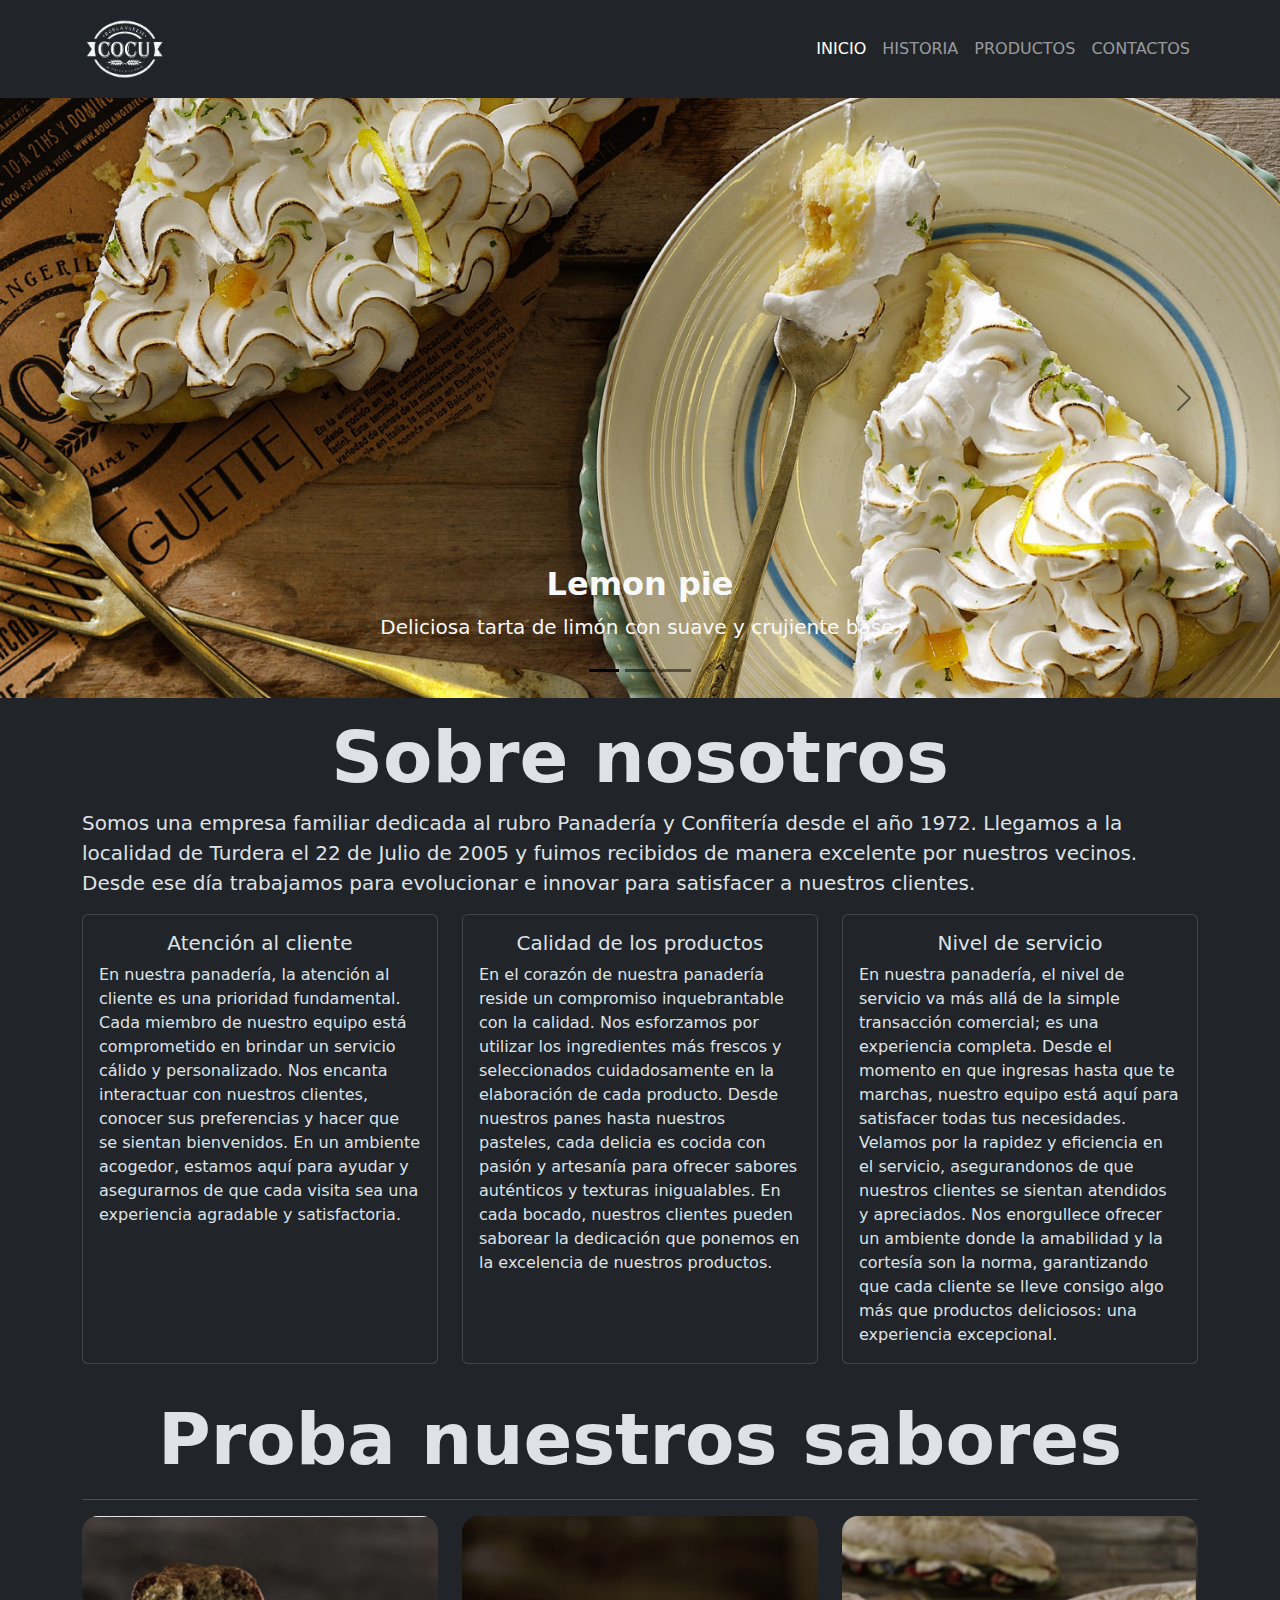
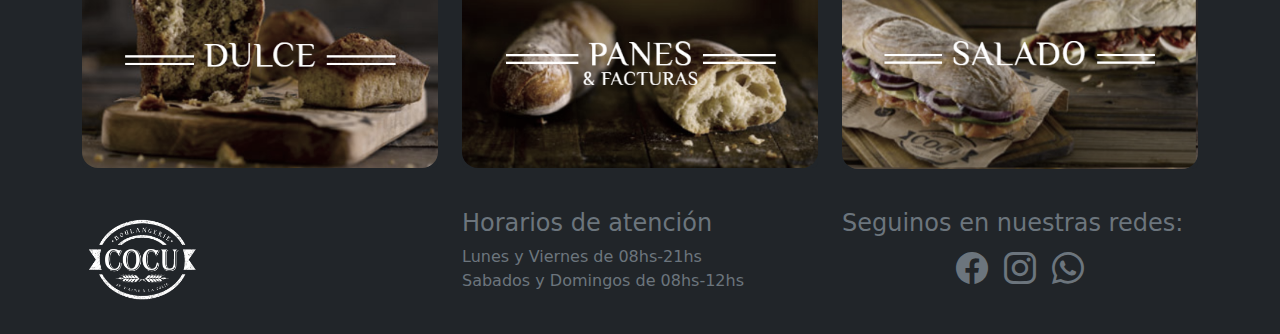
<file: index.html>
<!DOCTYPE html>
<html lang="en">
  <head>
    <meta charset="UTF-8" />
    <meta name="viewport" content="width=device-width, initial-scale=1.0" />
    <meta name="description" content="" />
    <meta name="keywords" content="" />
    <meta name="author" content="" />
    <link rel="stylesheet" href="./css/bootstrap.min.css" />
    <link
      rel="stylesheet"
      href="https://cdn.jsdelivr.net/npm/bootstrap-icons@1.11.1/font/bootstrap-icons.css"
    />
    <link rel="stylesheet" href="./css/style.css" />
    <title>Panaderia Cocu</title>
  </head>
  <body data-bs-theme="dark">
    <header>
      <nav class="navbar navbar-expand-lg bg-dark navbar-dark">
        <div class="container">
          <a class="navbar-brand" href="index.html">
            <img
              src="./img/cocu_logo-450.png"
              alt="Logo de panaderia Cocu"
              width="85px"
            />
          </a>
          <button
            class="navbar-toggler"
            type="button"
            data-bs-toggle="collapse"
            data-bs-target="#navbarSupportedContent"
            aria-controls="navbarSupportedContent"
            aria-expanded="false"
            aria-label="Toggle navigation"
          >
            <span class="navbar-toggler-icon"></span>
          </button>
          <div class="collapse navbar-collapse" id="navbarSupportedContent">
            <ul class="ms-auto navbar-nav mb-2 mb-lg-0">
              <li class="nav-item">
                <a
                  class="nav-link active"
                  aria-current="page"
                  href="./index.html"
                  >INICIO</a
                >
              </li>
              <li class="nav-item">
                <a class="nav-link" href="./pages/historia.html">HISTORIA</a>
              </li>
              <li class="nav-item">
                <a class="nav-link" href="./pages/productos.html">PRODUCTOS</a>
              </li>
              <li class="nav-item">
                <a class="nav-link" href="./pages/contactos.html">CONTACTOS</a>
              </li>
            </ul>
          </div>
        </div>
      </nav>
    </header>
    <main>
      <section>
        <div id="carouselProducts" class="carousel slide">
          <div class="carousel-indicators">
            <button
              type="button"
              data-bs-target="#carouselProducts"
              data-bs-slide-to="0"
              class="active"
              aria-current="true"
              aria-label="Slide 1"
            ></button>
            <button
              type="button"
              data-bs-target="#carouselProducts"
              data-bs-slide-to="1"
              aria-label="Slide 2"
            ></button>
            <button
              type="button"
              data-bs-target="#carouselProducts"
              data-bs-slide-to="2"
              aria-label="Slide 3"
            ></button>
          </div>
          <div class="carousel-inner">
            <div class="carousel-item active">
              <img
                src="./img/slider_201603_lemonpie.jpg"
                class="d-block w-100 carouselProductsImg object-fit-cover"
                alt="..."
              />
              <div class="carousel-caption d-none d-md-block text-light">
                <h5 class="fs-2 fw-semibold">Lemon pie</h5>
                <p class="lead">
                  Deliciosa tarta de limón con suave y crujiente base.
                </p>
              </div>
            </div>
            <div class="carousel-item">
              <img
                src="./img/slider_201603_painchoco.jpg"
                class="d-block w-100 carouselProductsImg object-fit-cover"
                alt="..."
              />
              <div class="carousel-caption d-none d-md-block text-light">
                <h5 class="fs-2 fw-semibold">Painchoco</h5>
                <p class="lead">
                  Exquisito pan relleno de chocolate y nueces crujientes.
                </p>
              </div>
            </div>
            <div class="carousel-item">
              <img
                src="./img/slider_201603_sandwich.jpg"
                class="d-block w-100 carouselProductsImg object-fit-cover"
                alt="..."
              />
              <div class="carousel-caption d-none d-md-block text-light">
                <h5 class="fs-2 fw-semibold">Sandwich</h5>
                <p class="lead">
                  Sabroso sándwich con jamón, lechuga, tomate y huevo.
                </p>
              </div>
            </div>
          </div>
          <button
            class="carousel-control-prev"
            type="button"
            data-bs-target="#carouselProducts"
            data-bs-slide="prev"
          >
            <span class="carousel-control-prev-icon" aria-hidden="true"></span>
            <span class="visually-hidden">Previous</span>
          </button>
          <button
            class="carousel-control-next"
            type="button"
            data-bs-target="#carouselProducts"
            data-bs-slide="next"
          >
            <span class="carousel-control-next-icon" aria-hidden="true"></span>
            <span class="visually-hidden">Next</span>
          </button>
        </div>
      </section>
      <section class="container my-3">
        <h1 class="display-2 fw-semibold text-center">Sobre nosotros</h1>
        <p class="lead">
          Somos una empresa familiar dedicada al rubro Panadería y Confitería
          desde el año 1972. Llegamos a la localidad de Turdera el 22 de Julio
          de 2005 y fuimos recibidos de manera excelente por nuestros vecinos.
          Desde ese día trabajamos para evolucionar e innovar para satisfacer a
          nuestros clientes.
        </p>
        <div class="row justify-content-center">
          <article class="col-md-6 col-lg-4 mb-3">
            <div class="card h-100">
              <div class="card-body">
                <h5 class="card-title text-center">Atención al cliente</h5>
                <p class="card-text">
                  En nuestra panadería, la atención al cliente es una prioridad
                  fundamental. Cada miembro de nuestro equipo está comprometido
                  en brindar un servicio cálido y personalizado. Nos encanta
                  interactuar con nuestros clientes, conocer sus preferencias y
                  hacer que se sientan bienvenidos. En un ambiente acogedor,
                  estamos aquí para ayudar y asegurarnos de que cada visita sea
                  una experiencia agradable y satisfactoria.
                </p>
              </div>
            </div>
          </article>
          <article class="col-md-6 col-lg-4 mb-3">
            <div class="card h-100">
              <div class="card-body">
                <h5 class="card-title text-center">Calidad de los productos</h5>
                <p class="card-text">
                  En el corazón de nuestra panadería reside un compromiso
                  inquebrantable con la calidad. Nos esforzamos por utilizar los
                  ingredientes más frescos y seleccionados cuidadosamente en la
                  elaboración de cada producto. Desde nuestros panes hasta
                  nuestros pasteles, cada delicia es cocida con pasión y
                  artesanía para ofrecer sabores auténticos y texturas
                  inigualables. En cada bocado, nuestros clientes pueden
                  saborear la dedicación que ponemos en la excelencia de
                  nuestros productos.
                </p>
              </div>
            </div>
          </article>
          <article class="col-md-6 col-lg-4 mb-3">
            <div class="card h-100">
              <div class="card-body">
                <h5 class="card-title text-center">Nivel de servicio</h5>
                <p class="card-text">
                  En nuestra panadería, el nivel de servicio va más allá de la
                  simple transacción comercial; es una experiencia completa.
                  Desde el momento en que ingresas hasta que te marchas, nuestro
                  equipo está aquí para satisfacer todas tus necesidades.
                  Velamos por la rapidez y eficiencia en el servicio,
                  asegurandonos de que nuestros clientes se sientan atendidos y
                  apreciados. Nos enorgullece ofrecer un ambiente donde la
                  amabilidad y la cortesía son la norma, garantizando que cada
                  cliente se lleve consigo algo más que productos deliciosos:
                  una experiencia excepcional.
                </p>
              </div>
            </div>
          </article>
        </div>
      </section>
      <section class="container">
        <h2
          class="display-2 fw-semibold text-center border-bottom border-1 pb-3 mb-3"
        >
          Proba nuestros sabores
        </h2>
        <div class="row">
          <article class="col-lg-4 mb-3">
            <div class="border-0 card">
              <img
                src="./img/dulce.png"
                class="card-img-top rounded-4 saboresImg"
                alt="..."
              />
            </div>
          </article>
          <article class="col-lg-4 mb-3">
            <div class="border-0 card">
              <img
                src="./img/panyfactura.png"
                class="card-img-top rounded-4 saboresImg"
                alt="..."
              />
            </div>
          </article>
          <article class="col-lg-4 mb-3">
            <div class="border-0 card">
              <img
                src="./img/salado.png"
                class="card-img-top rounded-4 saboresImg"
                alt="..."
              />
            </div>
          </article>
        </div>
      </section>
    </main>
    <footer class="bg-dark text-secondary py-4">
      <article class="container">
        <div class="row">
          <div class="col-lg-4 order-md-1 order-lg-0 text-center text-lg-start">
            <img
              src="./img/cocu_logo-450.png"
              alt="Logo panaderia Cocu"
              width="120px"
            />
          </div>
          <div class="col-md-6 col-lg-4">
            <h4>Horarios de atención</h4>
            <ul class="list-unstyled">
              <li>Lunes y Viernes de 08hs-21hs</li>
              <li>Sabados y Domingos de 08hs-12hs</li>
            </ul>
          </div>
          <div class="col-md-6 col-lg-4">
            <h4>Seguinos en nuestras redes:</h4>
            <div class="text-center">
              <a href="#" class="link-secondary"
                ><i class="bi fs-2 bi-facebook"></i></a
              ><a href="#" class="link-secondary mx-3"
                ><i class="bi fs-2 bi-instagram"></i></a
              ><a href="#" class="link-secondary"
                ><i class="bi fs-2 bi-whatsapp"></i
              ></a>
            </div>
          </div>
        </div>
      </article>
    </footer>
    <script src="./js/bootstrap.min.js"></script>
  </body>
</html>
</file>
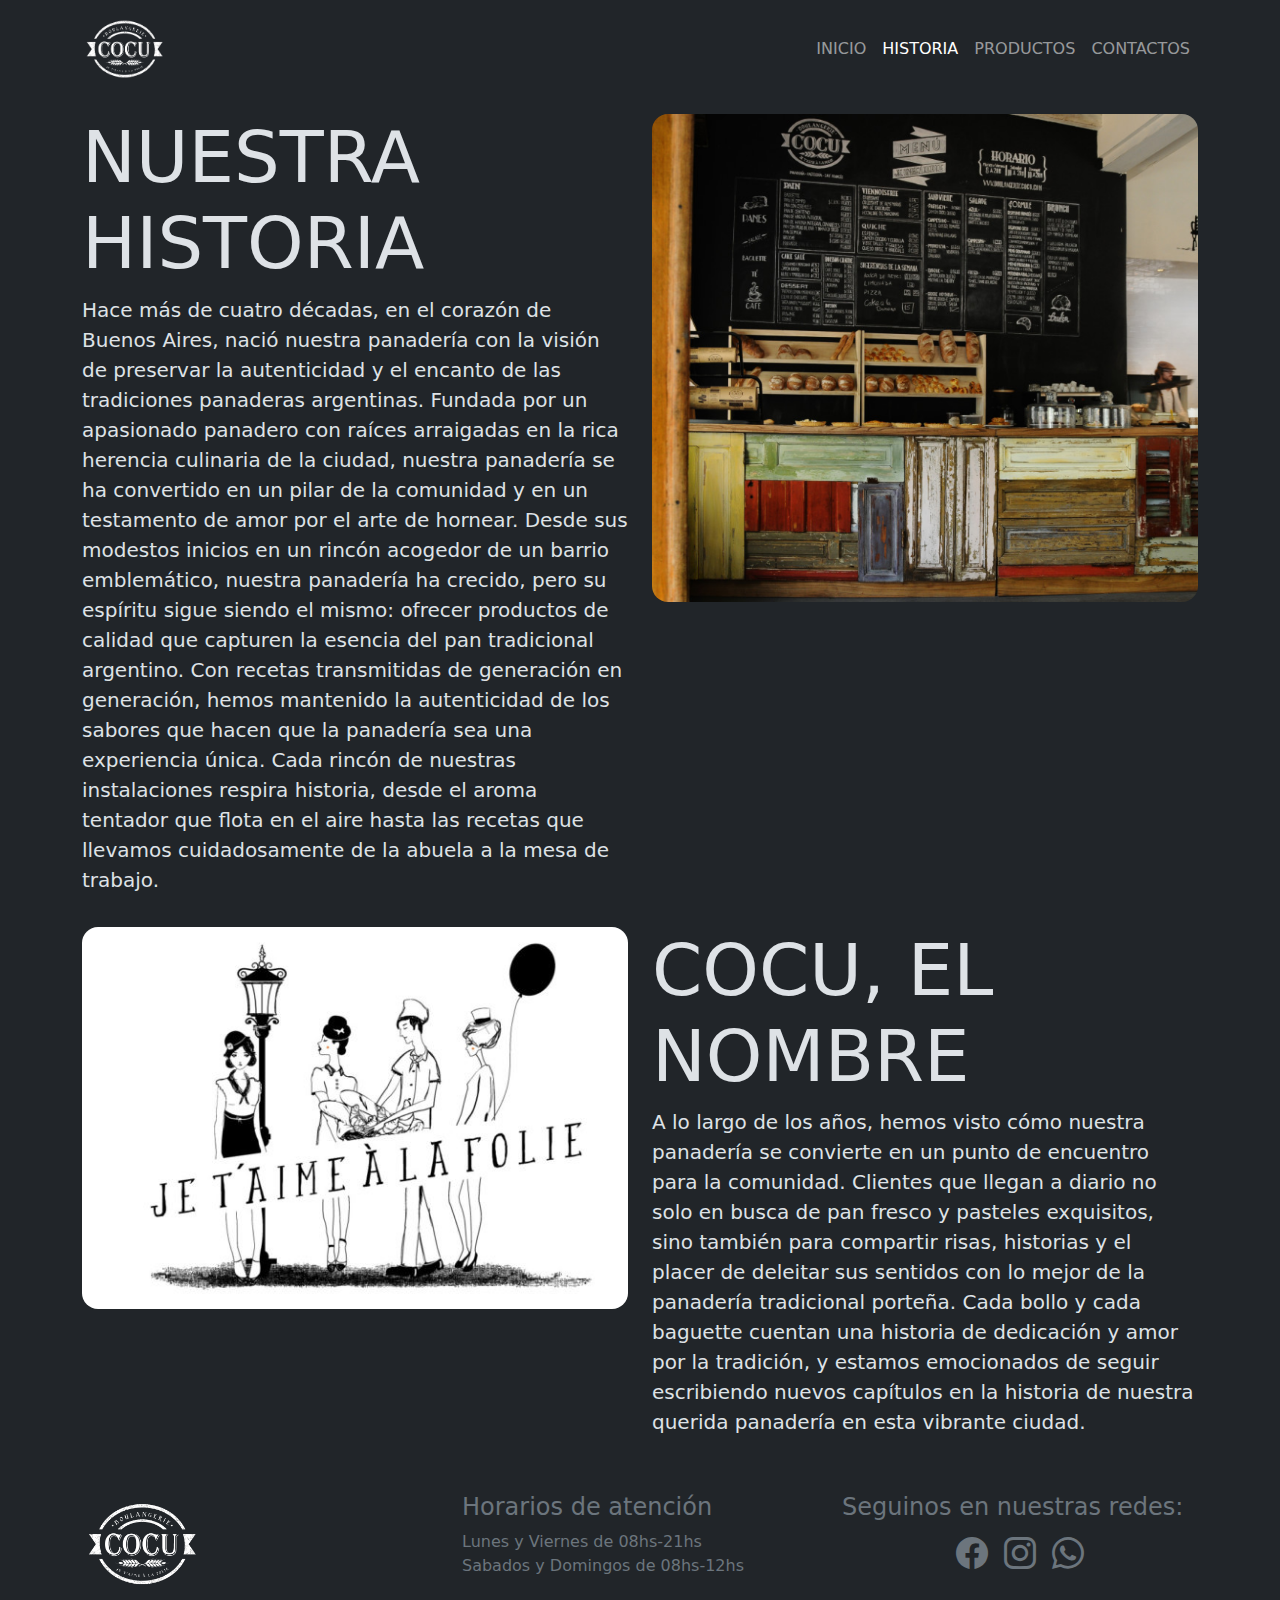
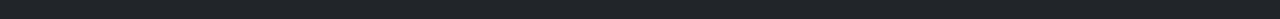
<file: pages/historia.html>
<!DOCTYPE html>
<html lang="en">
  <head>
    <meta charset="UTF-8" />
    <meta name="viewport" content="width=device-width, initial-scale=1.0" />
    <meta name="description" content="" />
    <meta name="keywords" content="" />
    <meta name="author" content="" />
    <link rel="stylesheet" href="../css/bootstrap.min.css" />
    <link
      rel="stylesheet"
      href="https://cdn.jsdelivr.net/npm/bootstrap-icons@1.11.1/font/bootstrap-icons.css"
    />
    <link rel="stylesheet" href="../css/style.css" />
    <title>Panaderia Cocu</title>
  </head>
  <body data-bs-theme="dark">
    <header>
      <nav class="navbar navbar-expand-lg bg-dark navbar-dark">
        <div class="container">
          <a class="navbar-brand" href="index.html">
            <img
              src="../img/cocu_logo-450.png"
              alt="Logo de panaderia Cocu"
              width="85px"
            />
          </a>
          <button
            class="navbar-toggler"
            type="button"
            data-bs-toggle="collapse"
            data-bs-target="#navbarSupportedContent"
            aria-controls="navbarSupportedContent"
            aria-expanded="false"
            aria-label="Toggle navigation"
          >
            <span class="navbar-toggler-icon"></span>
          </button>
          <div class="collapse navbar-collapse" id="navbarSupportedContent">
            <ul class="ms-auto navbar-nav mb-2 mb-lg-0">
              <li class="nav-item">
                <a class="nav-link" href="../index.html">INICIO</a>
              </li>
              <li class="nav-item">
                <a class="nav-link active" aria-current="page" href="historia.html">HISTORIA</a>
              </li>
              <li class="nav-item">
                <a class="nav-link" href="productos.html">PRODUCTOS</a>
              </li>
              <li class="nav-item">
                <a class="nav-link" href="contactos.html">CONTACTOS</a>
              </li>
            </ul>
          </div>
        </div>
      </nav>
    </header>
    <main>
      <section class="container my-3">
        <div class="row">
          <article class="col-lg-6 mb-3 order-sm-1 order-lg-0">
            <h2 class="display-2">NUESTRA HISTORIA</h2>
            <p class="lead">
              Hace más de cuatro décadas, en el corazón de Buenos Aires, nació
              nuestra panadería con la visión de preservar la autenticidad y el
              encanto de las tradiciones panaderas argentinas. Fundada por un
              apasionado panadero con raíces arraigadas en la rica herencia
              culinaria de la ciudad, nuestra panadería se ha convertido en un
              pilar de la comunidad y en un testamento de amor por el arte de
              hornear. Desde sus modestos inicios en un rincón acogedor de un
              barrio emblemático, nuestra panadería ha crecido, pero su espíritu
              sigue siendo el mismo: ofrecer productos de calidad que capturen
              la esencia del pan tradicional argentino. Con recetas transmitidas
              de generación en generación, hemos mantenido la autenticidad de
              los sabores que hacen que la panadería sea una experiencia única.
              Cada rincón de nuestras instalaciones respira historia, desde el
              aroma tentador que flota en el aire hasta las recetas que llevamos
              cuidadosamente de la abuela a la mesa de trabajo.
            </p>
          </article>
          <article class="col-lg-6 mb-3 order-sm-0 order-xs">
            <img src="../img/historia.png" class="rounded-4 w-100" alt="" />
          </article>
          <article class="col-lg-6 order-sm-2">
            <img src="../img/historia2.jpg" class="rounded-4 w-100" alt="" />
          </article>
          <article class="col-lg-6 order-sm-3">
            <h2 class="display-2">COCU, EL NOMBRE</h2>
            <p class="lead">
              A lo largo de los años, hemos visto cómo nuestra panadería se
              convierte en un punto de encuentro para la comunidad. Clientes que
              llegan a diario no solo en busca de pan fresco y pasteles
              exquisitos, sino también para compartir risas, historias y el
              placer de deleitar sus sentidos con lo mejor de la panadería
              tradicional porteña. Cada bollo y cada baguette cuentan una
              historia de dedicación y amor por la tradición, y estamos
              emocionados de seguir escribiendo nuevos capítulos en la historia
              de nuestra querida panadería en esta vibrante ciudad.
            </p>
          </article>
        </div>
      </section>
    </main>
    <footer class="bg-dark text-secondary py-4">
      <div class="container">
        <div class="row">
          <div class="col-lg-4 order-md-1 order-lg-0 text-center text-lg-start">
            <img
              src="../img/cocu_logo-450.png"
              alt="Logo panaderia Cocu"
              width="120px"
            />
          </div>
          <div class="col-md-6 col-lg-4">
            <h4>Horarios de atención</h4>
            <ul class="list-unstyled">
              <li>Lunes y Viernes de 08hs-21hs</li>
              <li>Sabados y Domingos de 08hs-12hs</li>
            </ul>
          </div>
          <div class="col-md-6 col-lg-4">
            <h4>Seguinos en nuestras redes:</h4>
            <div class="text-center">
              <a href="#" class="link-secondary"
                ><i class="bi fs-2 bi-facebook"></i></a
              ><a href="#" class="link-secondary mx-3"
                ><i class="bi fs-2 bi-instagram"></i></a
              ><a href="#" class="link-secondary"
                ><i class="bi fs-2 bi-whatsapp"></i
              ></a>
            </div>
          </div>
        </div>
      </div>
    </footer>
    <script src="../js/bootstrap.min.js"></script>
  </body>
</html>
</file>
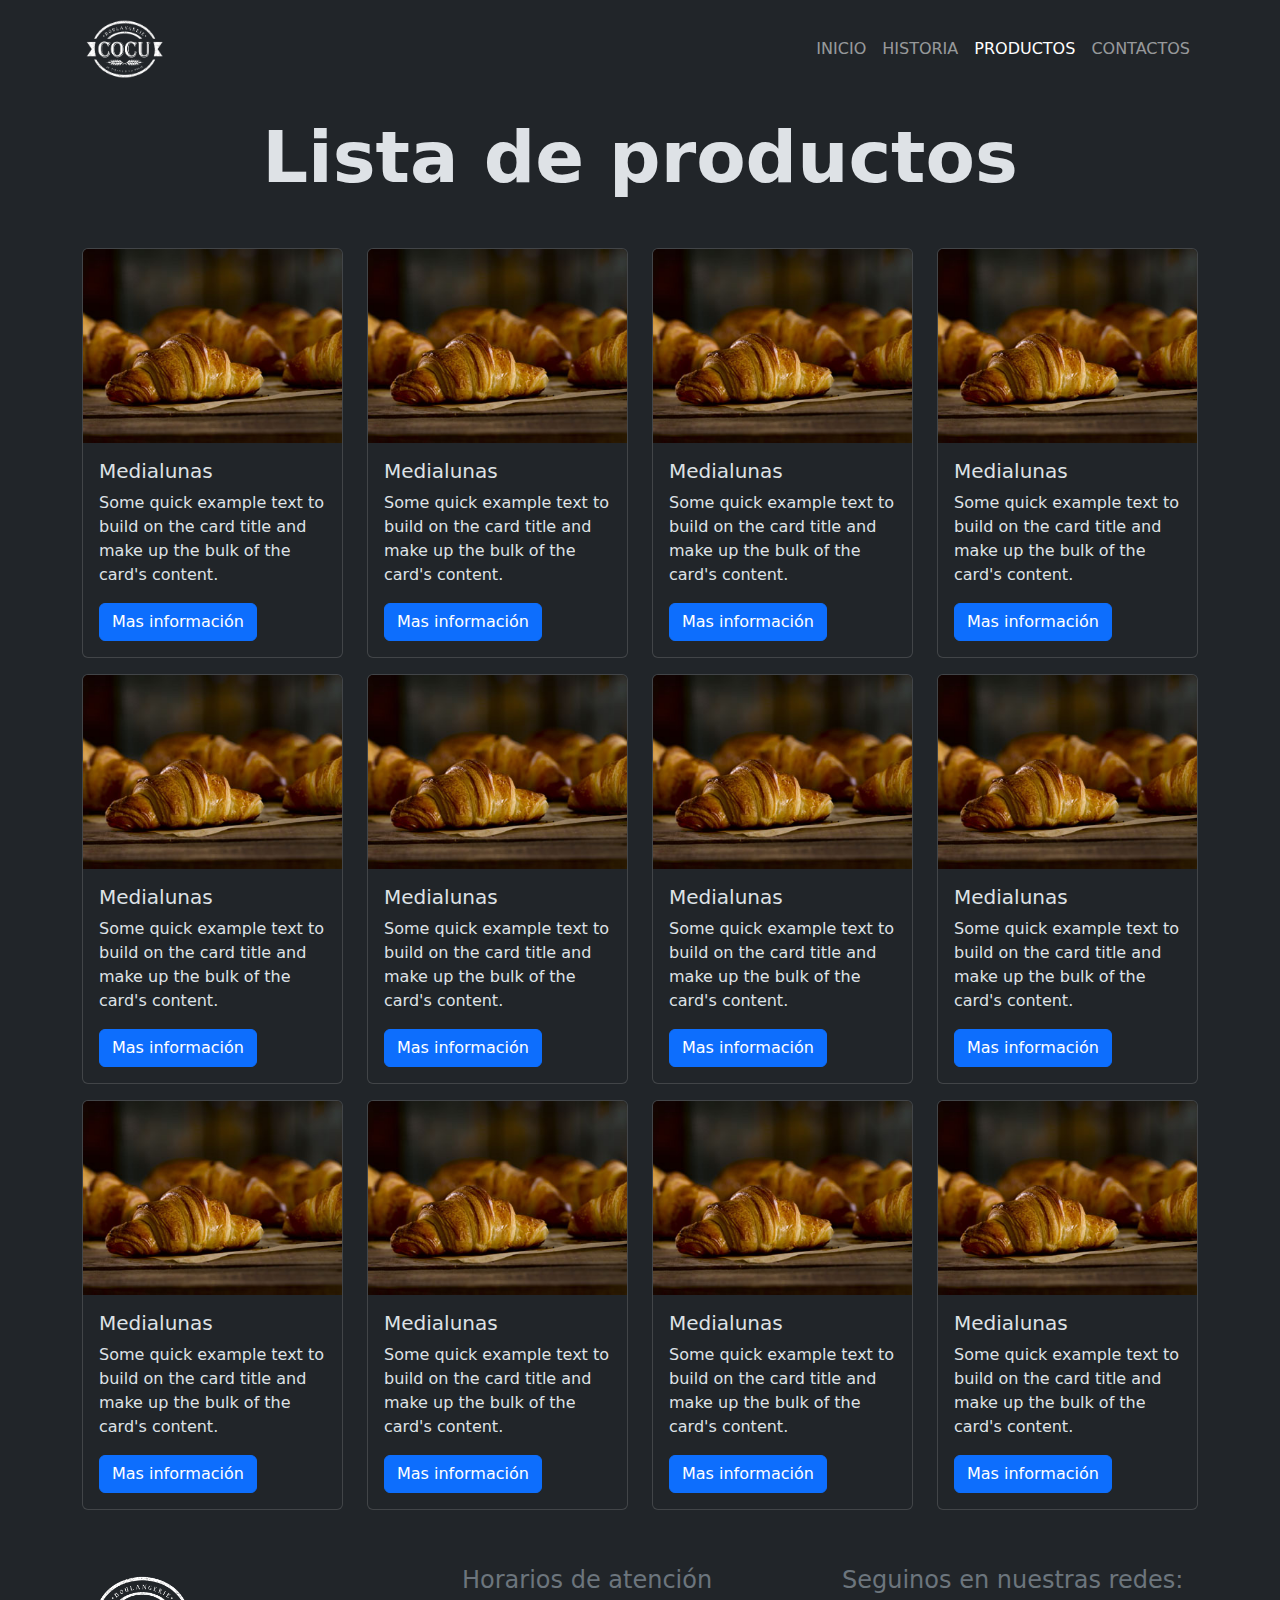
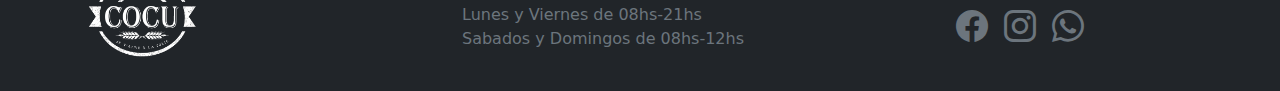
<file: pages/productos.html>
<!DOCTYPE html>
<html lang="en">
  <head>
    <meta charset="UTF-8" />
    <meta name="viewport" content="width=device-width, initial-scale=1.0" />
    <meta name="description" content="" />
    <meta name="keywords" content="" />
    <meta name="author" content="" />
    <link rel="stylesheet" href="../css/bootstrap.min.css" />
    <link
      rel="stylesheet"
      href="https://cdn.jsdelivr.net/npm/bootstrap-icons@1.11.1/font/bootstrap-icons.css"
    />
    <link rel="stylesheet" href="../css/style.css" />
    <title>Panaderia Cocu</title>
  </head>
  <body data-bs-theme="dark">
    <header>
      <nav class="navbar navbar-expand-lg bg-dark navbar-dark">
        <div class="container">
          <a class="navbar-brand" href="../index.html">
            <img
              src="../img/cocu_logo-450.png"
              alt="Logo de panaderia Cocu"
              width="85px"
            />
          </a>
          <button
            class="navbar-toggler"
            type="button"
            data-bs-toggle="collapse"
            data-bs-target="#navbarSupportedContent"
            aria-controls="navbarSupportedContent"
            aria-expanded="false"
            aria-label="Toggle navigation"
          >
            <span class="navbar-toggler-icon"></span>
          </button>
          <div class="collapse navbar-collapse" id="navbarSupportedContent">
            <ul class="ms-auto navbar-nav mb-2 mb-lg-0">
              <li class="nav-item">
                <a class="nav-link" href="../index.html">INICIO</a>
              </li>
              <li class="nav-item">
                <a class="nav-link" href="./historia.html">HISTORIA</a>
              </li>
              <li class="nav-item">
                <a
                  class="nav-link active"
                  aria-current="page"
                  href="./productos.html"
                  >PRODUCTOS</a
                >
              </li>
              <li class="nav-item">
                <a class="nav-link" href="./contactos.html">CONTACTOS</a>
              </li>
            </ul>
          </div>
        </div>
      </nav>
    </header>
    <main class="container my-3">
      <h1 class="display-2 fw-semibold text-center mb-5">Lista de productos</h1>
      <section class="row">
        <article class="col-md-4 col-lg-3 mb-3">
          <div class="card">
            <img
              src="../img/productos/Croissant_00018_portfolio1.jpg"
              class="card-img-top"
              alt="Factura medialuna"
            />
            <div class="card-body">
              <h5 class="card-title">Medialunas</h5>
              <p class="card-text">
                Some quick example text to build on the card title and make up
                the bulk of the card's content.
              </p>
              <button class="btn btn-primary">Mas información</button>
            </div>
          </div>
        </article>
        <article class="col-md-4 col-lg-3 mb-3">
          <div class="card">
            <img
              src="../img/productos/Croissant_00018_portfolio1.jpg"
              class="card-img-top"
              alt="Factura medialuna"
            />
            <div class="card-body">
              <h5 class="card-title">Medialunas</h5>
              <p class="card-text">
                Some quick example text to build on the card title and make up
                the bulk of the card's content.
              </p>
              <button class="btn btn-primary">Mas información</button>
            </div>
          </div>
        </article>
        <article class="col-md-4 col-lg-3 mb-3">
          <div class="card">
            <img
              src="../img/productos/Croissant_00018_portfolio1.jpg"
              class="card-img-top"
              alt="Factura medialuna"
            />
            <div class="card-body">
              <h5 class="card-title">Medialunas</h5>
              <p class="card-text">
                Some quick example text to build on the card title and make up
                the bulk of the card's content.
              </p>
              <button class="btn btn-primary">Mas información</button>
            </div>
          </div>
        </article>
        <article class="col-md-4 col-lg-3 mb-3">
          <div class="card">
            <img
              src="../img/productos/Croissant_00018_portfolio1.jpg"
              class="card-img-top"
              alt="Factura medialuna"
            />
            <div class="card-body">
              <h5 class="card-title">Medialunas</h5>
              <p class="card-text">
                Some quick example text to build on the card title and make up
                the bulk of the card's content.
              </p>
              <button class="btn btn-primary">Mas información</button>
            </div>
          </div>
        </article>
        <article class="col-md-4 col-lg-3 mb-3">
          <div class="card">
            <img
              src="../img/productos/Croissant_00018_portfolio1.jpg"
              class="card-img-top"
              alt="Factura medialuna"
            />
            <div class="card-body">
              <h5 class="card-title">Medialunas</h5>
              <p class="card-text">
                Some quick example text to build on the card title and make up
                the bulk of the card's content.
              </p>
              <button class="btn btn-primary">Mas información</button>
            </div>
          </div>
        </article>
        <article class="col-md-4 col-lg-3 mb-3">
          <div class="card">
            <img
              src="../img/productos/Croissant_00018_portfolio1.jpg"
              class="card-img-top"
              alt="Factura medialuna"
            />
            <div class="card-body">
              <h5 class="card-title">Medialunas</h5>
              <p class="card-text">
                Some quick example text to build on the card title and make up
                the bulk of the card's content.
              </p>
              <button class="btn btn-primary">Mas información</button>
            </div>
          </div>
        </article>
        <article class="col-md-4 col-lg-3 mb-3">
          <div class="card">
            <img
              src="../img/productos/Croissant_00018_portfolio1.jpg"
              class="card-img-top"
              alt="Factura medialuna"
            />
            <div class="card-body">
              <h5 class="card-title">Medialunas</h5>
              <p class="card-text">
                Some quick example text to build on the card title and make up
                the bulk of the card's content.
              </p>
              <button class="btn btn-primary">Mas información</button>
            </div>
          </div>
        </article>
        <article class="col-md-4 col-lg-3 mb-3">
          <div class="card">
            <img
              src="../img/productos/Croissant_00018_portfolio1.jpg"
              class="card-img-top"
              alt="Factura medialuna"
            />
            <div class="card-body">
              <h5 class="card-title">Medialunas</h5>
              <p class="card-text">
                Some quick example text to build on the card title and make up
                the bulk of the card's content.
              </p>
              <button class="btn btn-primary">Mas información</button>
            </div>
          </div>
        </article>
        <article class="col-md-4 col-lg-3 mb-3">
          <div class="card">
            <img
              src="../img/productos/Croissant_00018_portfolio1.jpg"
              class="card-img-top"
              alt="Factura medialuna"
            />
            <div class="card-body">
              <h5 class="card-title">Medialunas</h5>
              <p class="card-text">
                Some quick example text to build on the card title and make up
                the bulk of the card's content.
              </p>
              <button class="btn btn-primary">Mas información</button>
            </div>
          </div>
        </article>
        <article class="col-md-4 col-lg-3 mb-3">
          <div class="card">
            <img
              src="../img/productos/Croissant_00018_portfolio1.jpg"
              class="card-img-top"
              alt="Factura medialuna"
            />
            <div class="card-body">
              <h5 class="card-title">Medialunas</h5>
              <p class="card-text">
                Some quick example text to build on the card title and make up
                the bulk of the card's content.
              </p>
              <button class="btn btn-primary">Mas información</button>
            </div>
          </div>
        </article>
        <article class="col-md-4 col-lg-3 mb-3">
          <div class="card">
            <img
              src="../img/productos/Croissant_00018_portfolio1.jpg"
              class="card-img-top"
              alt="Factura medialuna"
            />
            <div class="card-body">
              <h5 class="card-title">Medialunas</h5>
              <p class="card-text">
                Some quick example text to build on the card title and make up
                the bulk of the card's content.
              </p>
              <button class="btn btn-primary">Mas información</button>
            </div>
          </div>
        </article>
        <article class="col-md-4 col-lg-3 mb-3">
          <div class="card">
            <img
              src="../img/productos/Croissant_00018_portfolio1.jpg"
              class="card-img-top"
              alt="Factura medialuna"
            />
            <div class="card-body">
              <h5 class="card-title">Medialunas</h5>
              <p class="card-text">
                Some quick example text to build on the card title and make up
                the bulk of the card's content.
              </p>
              <button class="btn btn-primary">Mas información</button>
            </div>
          </div>
        </article>
      </section>
    </main>
    <footer class="bg-dark text-secondary py-4">
      <div class="container">
        <div class="row">
          <div class="col-lg-4 order-md-1 order-lg-0 text-center text-lg-start">
            <img
              src="../img/cocu_logo-450.png"
              alt="Logo panaderia Cocu"
              width="120px"
            />
          </div>
          <div class="col-md-6 col-lg-4">
            <h4>Horarios de atención</h4>
            <ul class="list-unstyled">
              <li>Lunes y Viernes de 08hs-21hs</li>
              <li>Sabados y Domingos de 08hs-12hs</li>
            </ul>
          </div>
          <div class="col-md-6 col-lg-4">
            <h4>Seguinos en nuestras redes:</h4>
            <div class="text-center">
              <a href="#" class="link-secondary"
                ><i class="bi fs-2 bi-facebook"></i></a
              ><a href="#" class="link-secondary mx-3"
                ><i class="bi fs-2 bi-instagram"></i></a
              ><a href="#" class="link-secondary"
                ><i class="bi fs-2 bi-whatsapp"></i
              ></a>
            </div>
          </div>
        </div>
      </div>
    </footer>
    <script src="../js/bootstrap.min.js"></script>
  </body>
</html>
</file>
<file: css/style.css>
body {
  display: flex;
  flex-direction: column;
  min-height: 100vh;
}

main {
  flex-grow: 1;
}

.carouselProductsImg {
  height: 258px;
}

.saboresImg {
  filter: grayscale(0.5);
}

@media (min-width: 767px) and (max-width: 991px) {
  .carouselProductsImg {
    height: 400px;
  }
}

@media (min-width: 992px) {
  .carouselProductsImg {
    height: 600px;
  }
}

@media (max-width: 576px) {
  .order-xs {
    order: -1;
  }
}
</file>
